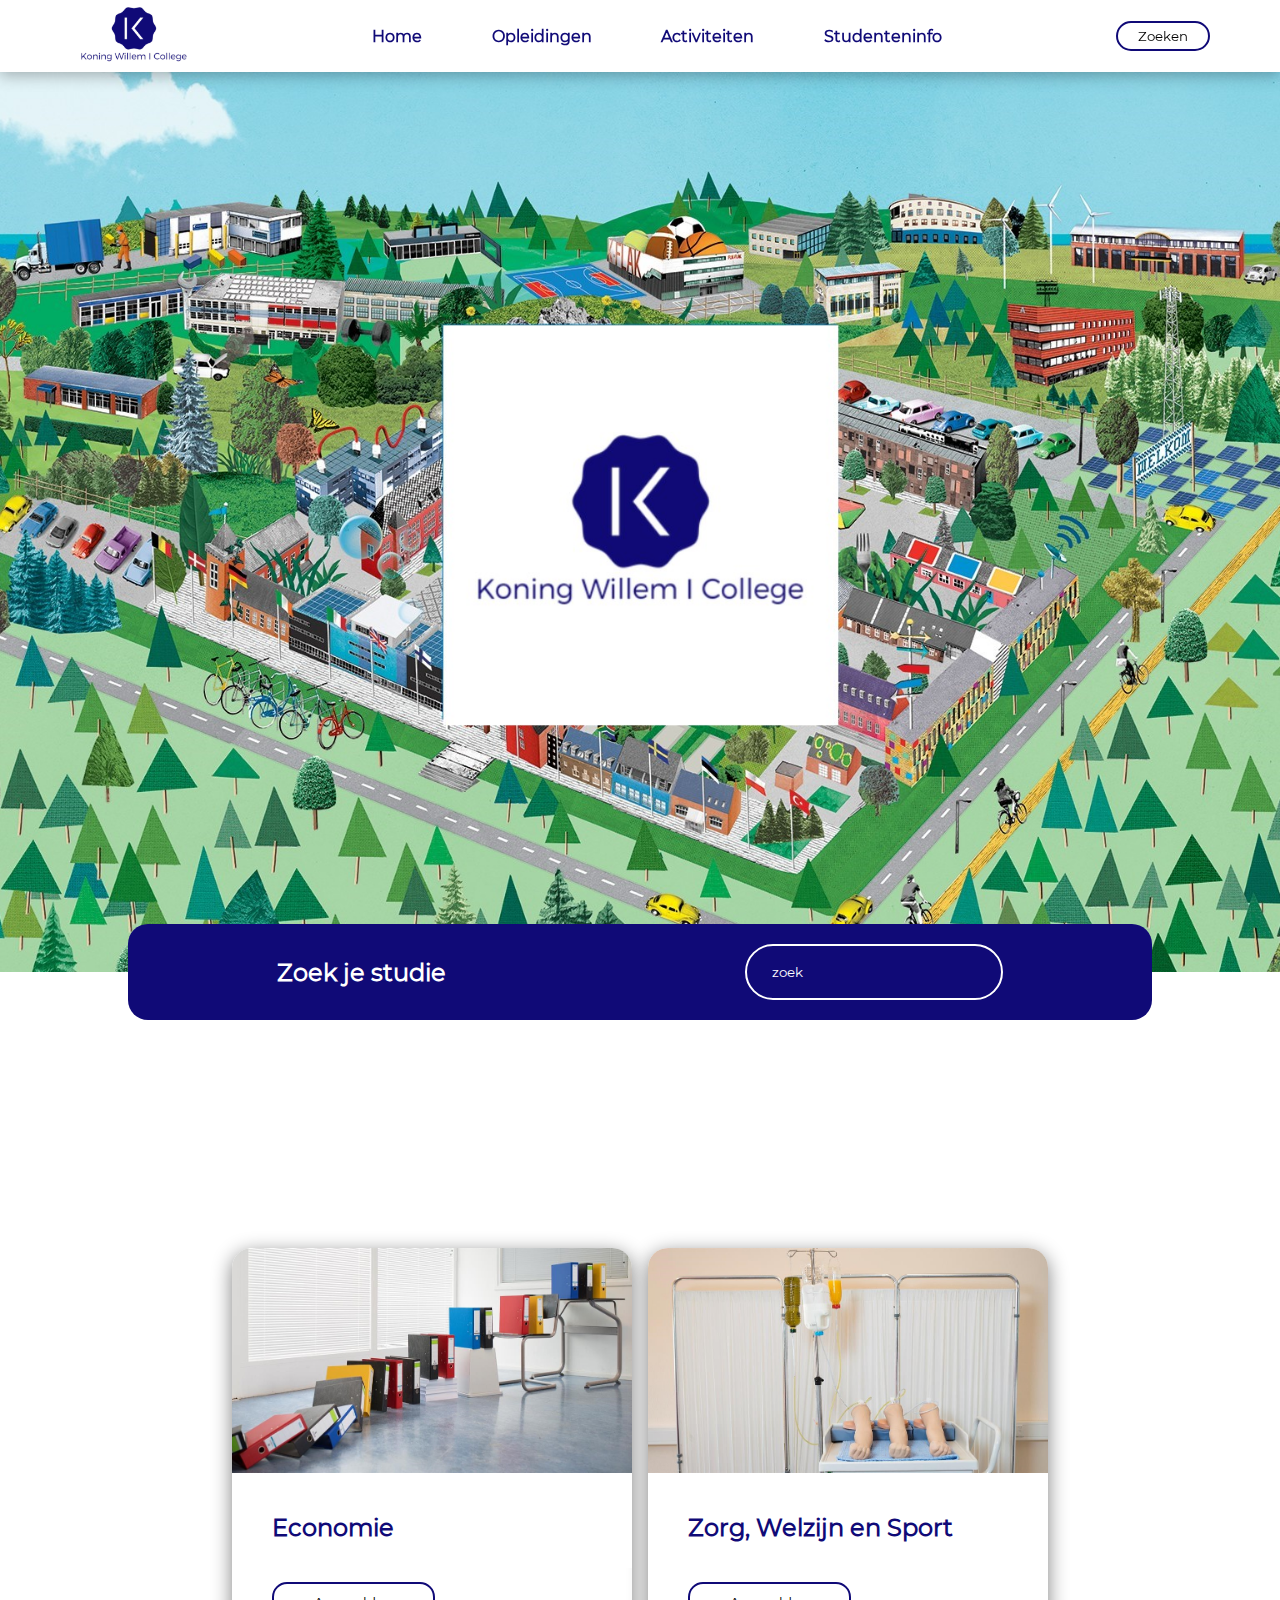
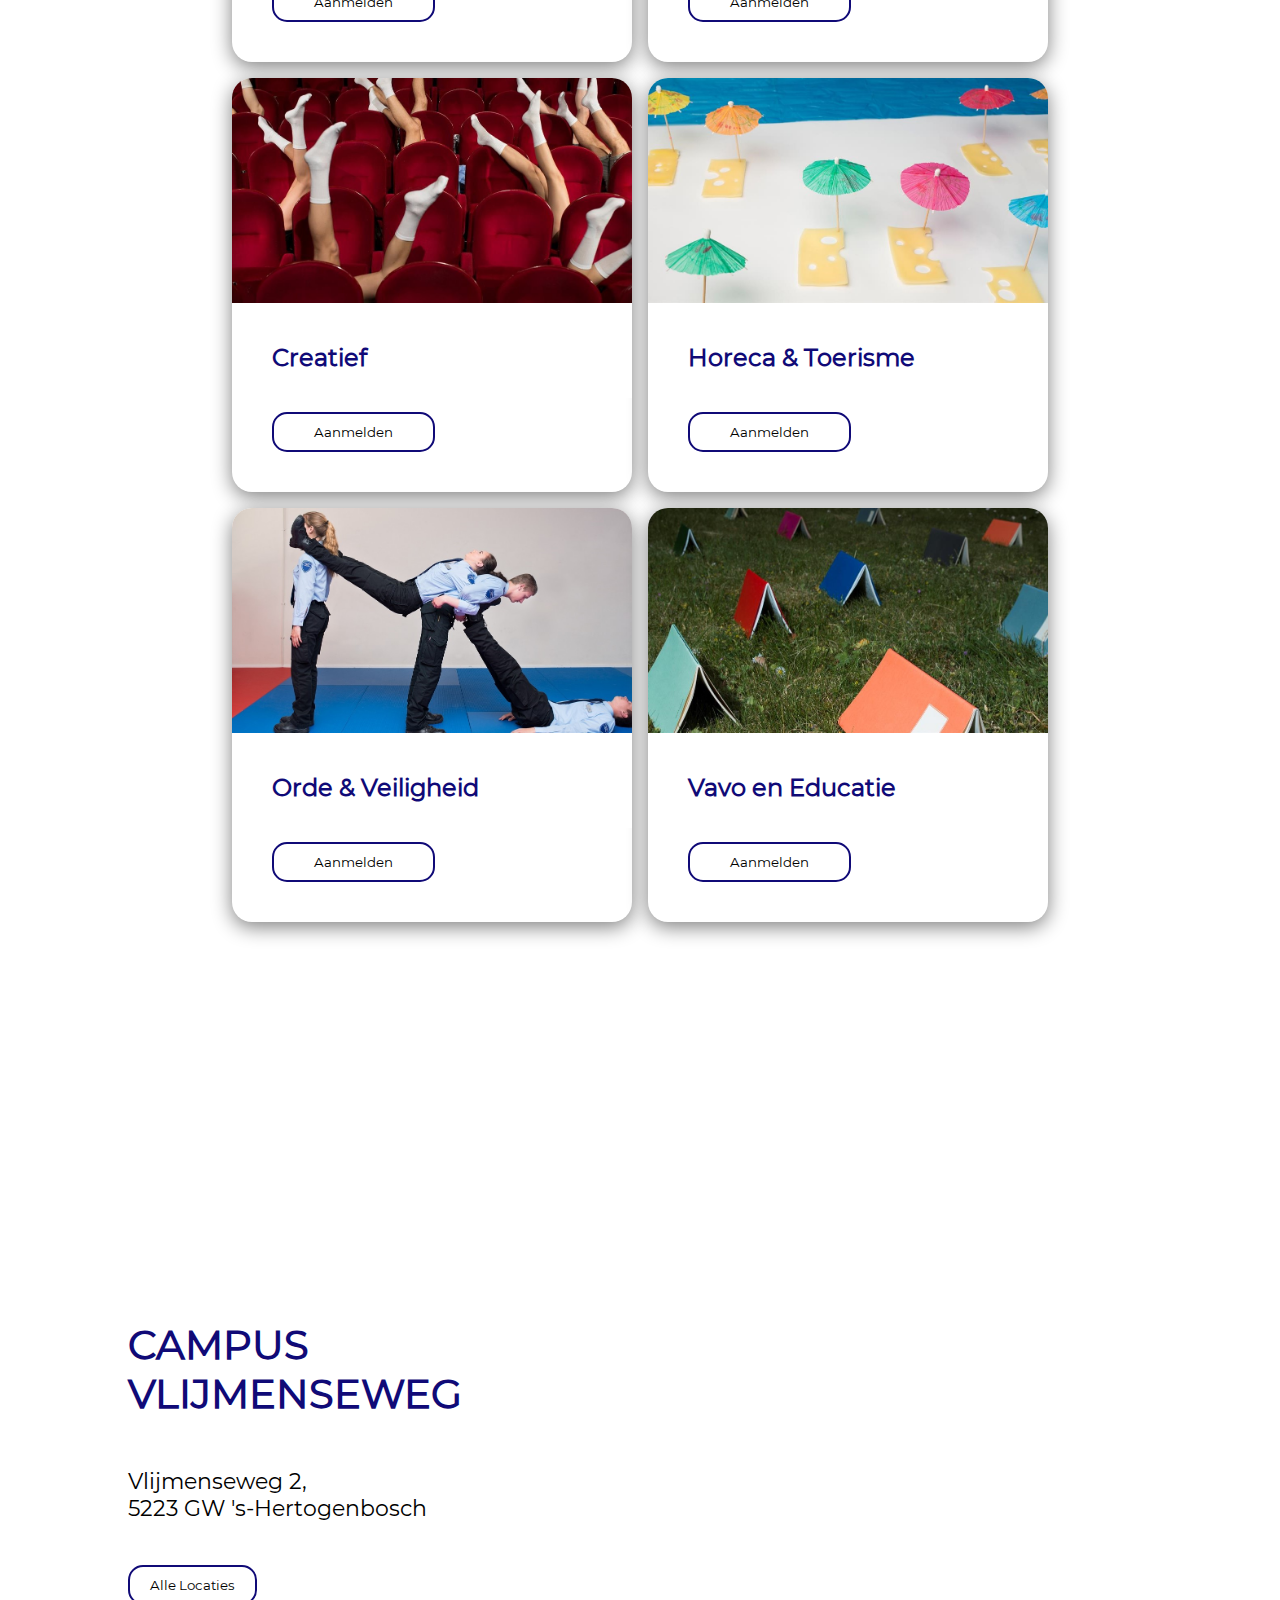
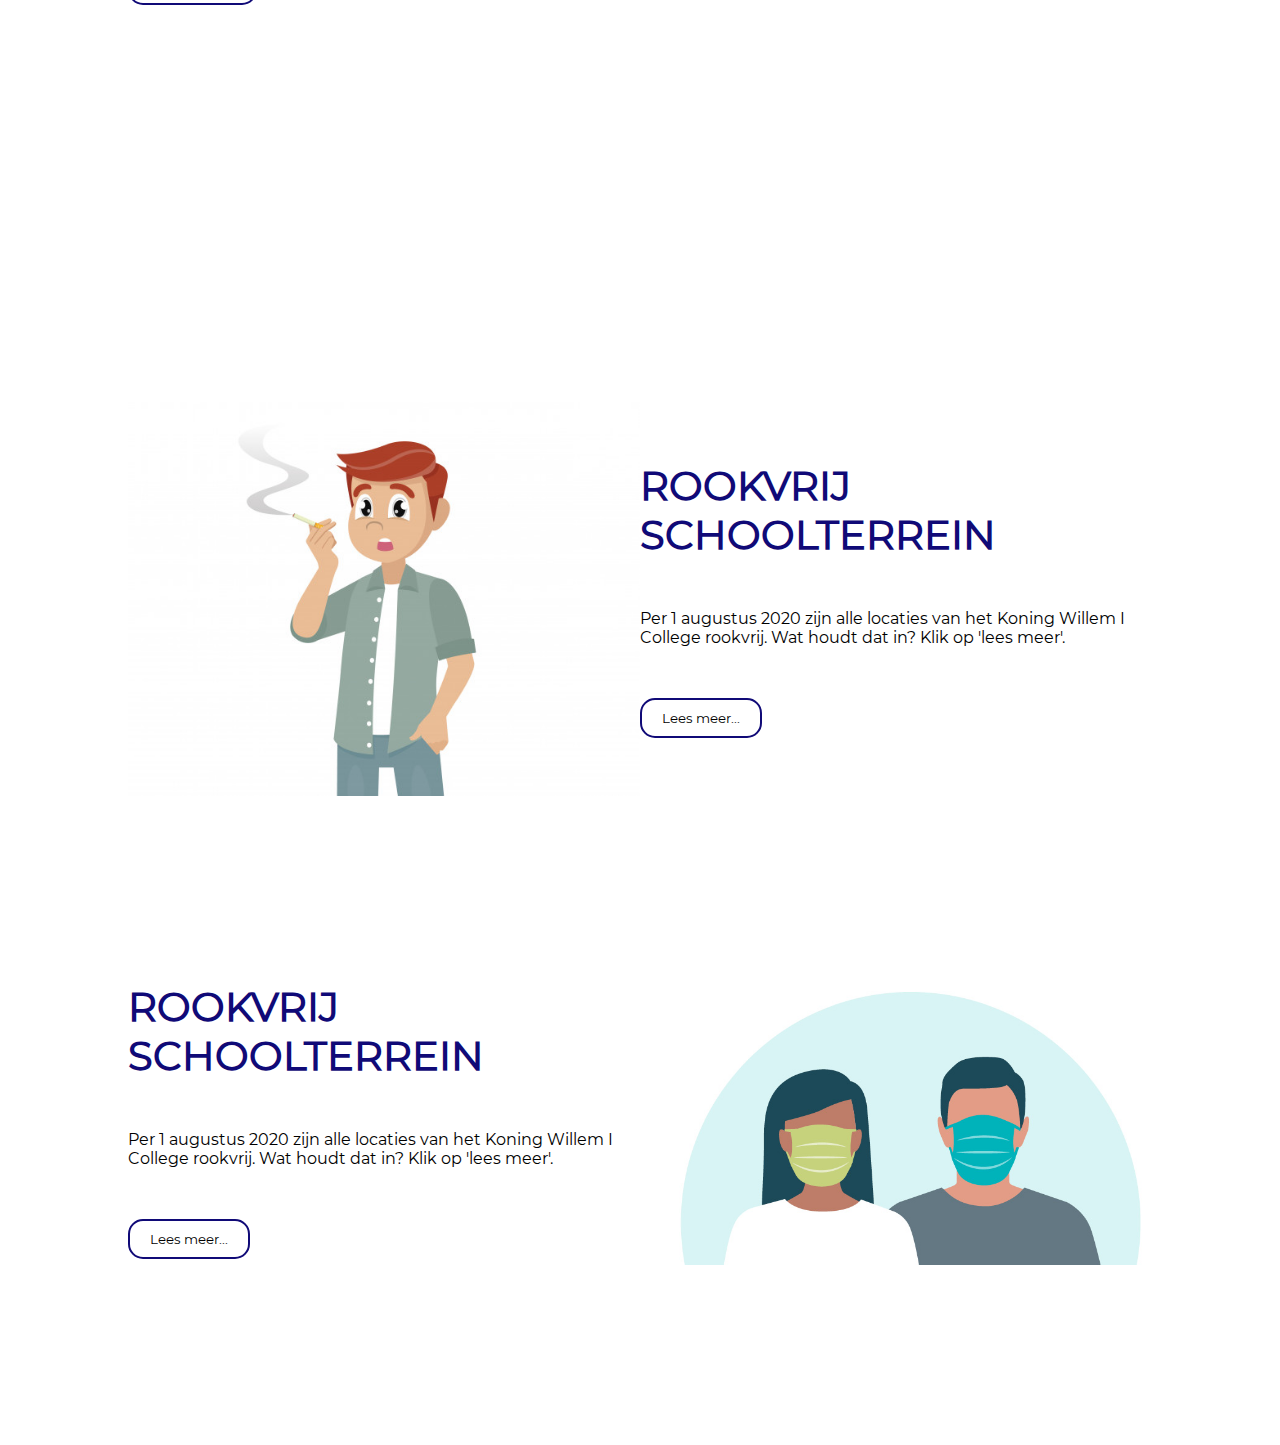
<file: index.html>
<!-- 
    Author: Mark Schuurmans
    Date: 19-11-2020

    Praktijkopdracht Periode 2
 -->

<!DOCTYPE html>
<html lang="en">
    <head>
        <meta charset="UTF-8" />
        <meta name="viewport" content="width=device-width, initial-scale=1.0" />
        <title>Taak 4</title>
        <link rel="stylesheet" href="styles/style.css" />
        <link rel="shortcut icon" href="images/favicon.ico" type="image/x-icon" />
        <!-- Import link voor MapBox -->
        <script src="https://api.mapbox.com/mapbox-gl-js/v1.12.0/mapbox-gl.js"></script>
        <link href="https://api.mapbox.com/mapbox-gl-js/v1.12.0/mapbox-gl.css" rel="stylesheet" />
        <script src="app.js" defer></script>
    </head>
    <body>
        <header>
            <nav>
                <img src="images/logo.png" />
                <ul>
                    <li><a href="index.html">Home</a></li>
                    <li><a href="https://www.kw1c.nl/opleidingen" target="_blank">Opleidingen</a></li>
                    <li><a href="https://www.kw1c.nl/activiteiten" target="_blank">Activiteiten</a></li>
                    <li><a href="https://www.kw1c.nl/studenteninfo" target="_blank">Studenteninfo</a></li>
                </ul>
                <a href="#searchbarscroll"><button>Zoeken</button></a>
            </nav>
        </header>

        <section>
            <div class="main-image"></div>
            <div class="search-bar" id="search">
                <h2>Zoek je studie</h2>
                <input type="text" placeholder="zoek" />
            </div>
        </section>
        <!-- een ontzichtbare container die op de juiste plek staat om er heen te gaan met de `zoeken` knop in de NavBar -->
        <div id="searchbarscroll"></div>

        <!-- Section voor een lijst van opleidingen -->
        <section>
            <div class="cards">
                <div class="domein">
                    <img src="images/domein_economie.jpg" alt="" />
                    <div class="domein-text">
                        <h2>Economie</h2>
                        <a href="https://www.kw1c.nl/aanmelden-en-start-schooljaar" target="_blank"><button>Aanmelden</button></a>
                    </div>
                </div>
                <div class="domein">
                    <img src="images/zorgwelzijn.jpg" alt="" />
                    <div class="domein-text">
                        <h2>Zorg, Welzijn en Sport</h2>
                        <a href="https://www.kw1c.nl/aanmelden-en-start-schooljaar" target="_blank"><button>Aanmelden</button></a>
                    </div>
                </div>
                <div class="domein">
                    <img src="images/creatief.jpg" alt="" />
                    <div class="domein-text">
                        <h2>Creatief</h2>
                        <a href="https://www.kw1c.nl/aanmelden-en-start-schooljaar" target="_blank"><button>Aanmelden</button></a>
                    </div>
                </div>
                <div class="domein">
                    <img src="images/horecatoerisme.jpg" alt="" />
                    <div class="domein-text">
                        <h2>Horeca & Toerisme</h2>
                        <a href="https://www.kw1c.nl/aanmelden-en-start-schooljaar" target="_blank"><button>Aanmelden</button></a>
                    </div>
                </div>
                <div class="domein">
                    <img src="images/veiligheid.jpg" alt="" />
                    <div class="domein-text">
                        <h2>Orde & Veiligheid</h2>
                        <a href="https://www.kw1c.nl/aanmelden-en-start-schooljaar" target="_blank"><button>Aanmelden</button></a>
                    </div>
                </div>
                <div class="domein">
                    <img src="images/educatie.jpg" alt="" />
                    <div class="domein-text">
                        <h2>Vavo en Educatie</h2>
                        <a href="https://www.kw1c.nl/aanmelden-en-start-schooljaar" target="_blank"><button>Aanmelden</button></a>
                    </div>
                </div>
            </div>
        </section>
        <section id="flex-section">
            <div class="location-info">
                <h2>CAMPUS VLIJMENSE­WEG</h2>
                <h3>
                    Vlijmenseweg 2, <br />
                    5223 GW 's-Hertogenbosch
                </h3>
                <a href="https://www.kw1c.nl/locaties" target="_blank"><button>Alle Locaties</button> </a>
            </div>
            <div id="map"></div>
        </section>
        <section id="flex-section">
            <img src="images/no-smoking.jpg" alt="no-smoking" />

            <div>
                <h2>ROOKVRIJ SCHOOLTERREIN</h2>
                <p>Per 1 augustus 2020 zijn alle locaties van het Koning Willem I College rookvrij. Wat houdt dat in? Klik op 'lees meer'.</p>
                <a href="https://www.kw1c.nl/rookvrij-schoolterrein" target="_blank">
                    <button>Lees meer...</button>
                </a>
            </div>
        </section>
        <section id="flex-section">
            <div>
                <h2>ROOKVRIJ SCHOOLTERREIN</h2>
                <p>Per 1 augustus 2020 zijn alle locaties van het Koning Willem I College rookvrij. Wat houdt dat in? Klik op 'lees meer'.</p>
                <a href="https://www.kw1c.nl/rookvrij-schoolterrein" target="_blank">
                    <button>Lees meer...</button>
                </a>
            </div>
            <img src="images/mask.jpg" alt="mask" />
        </section>
    </body>
</html>
</file>
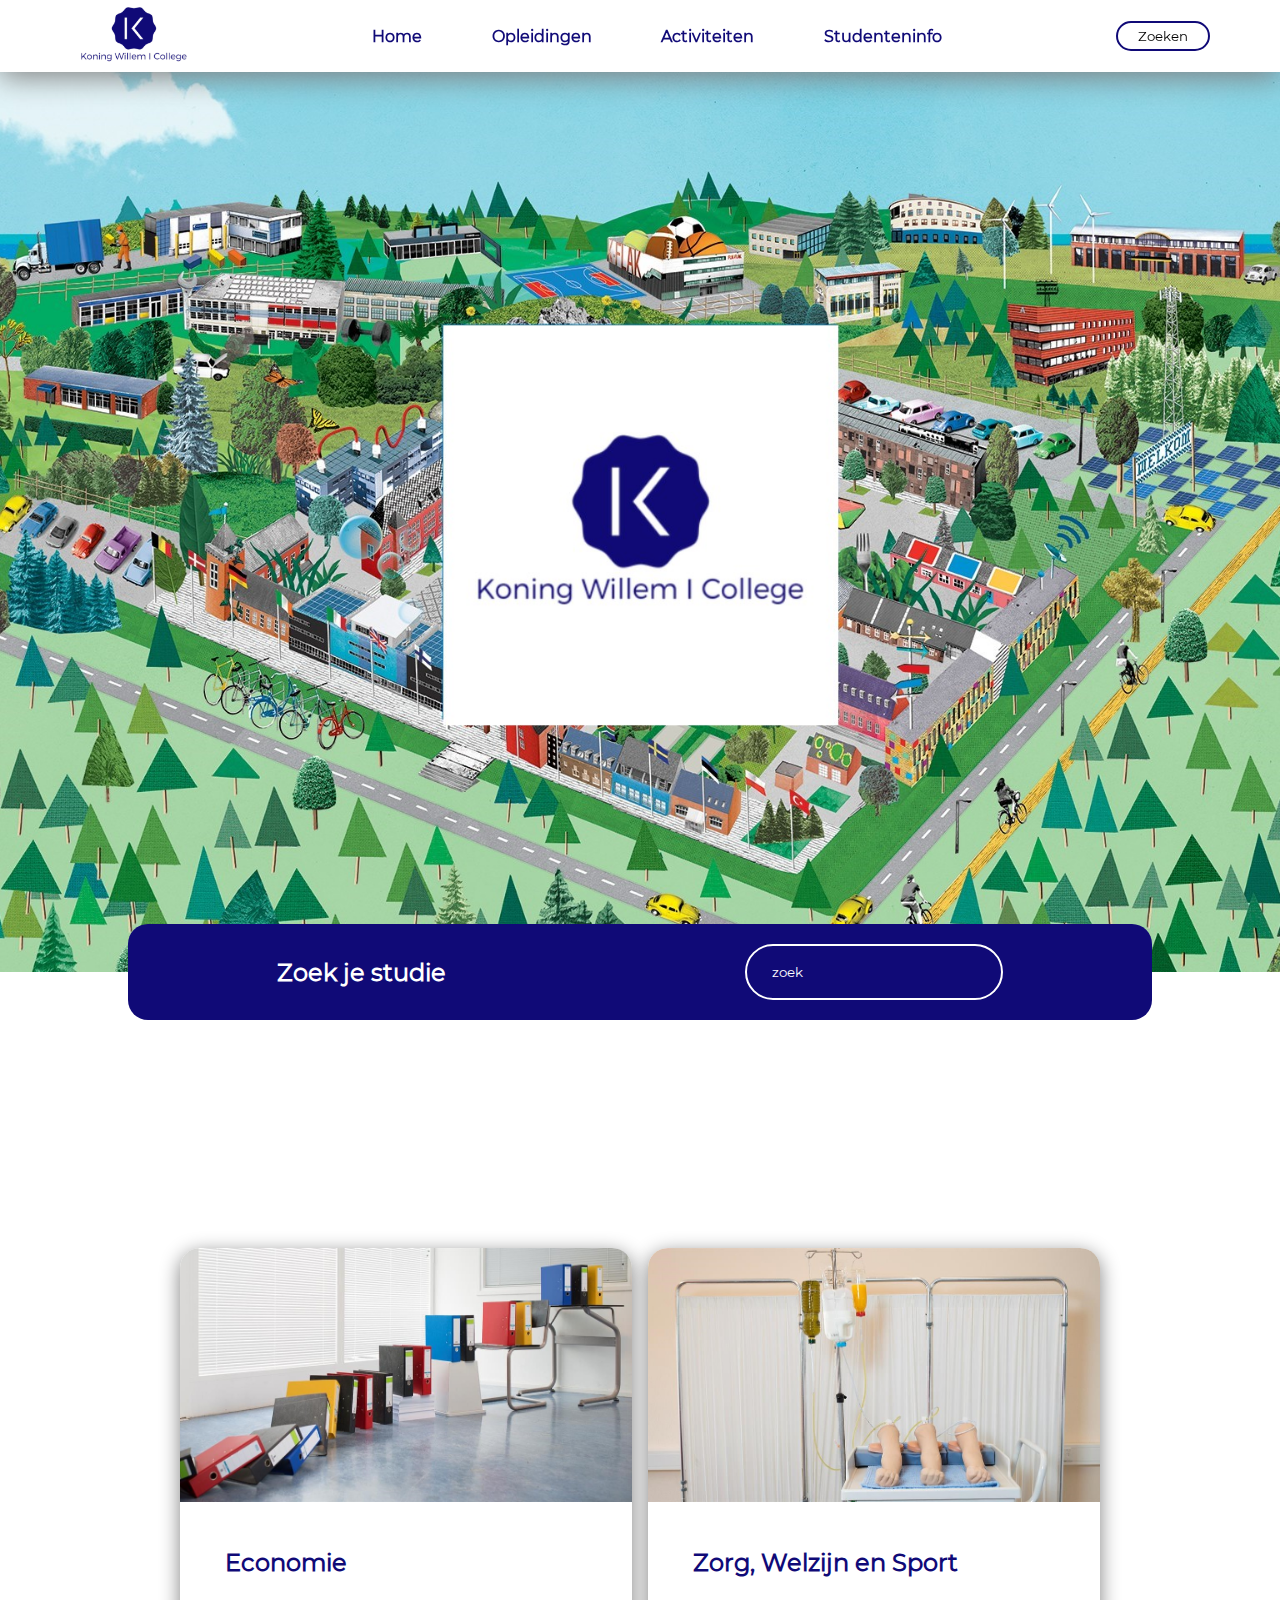
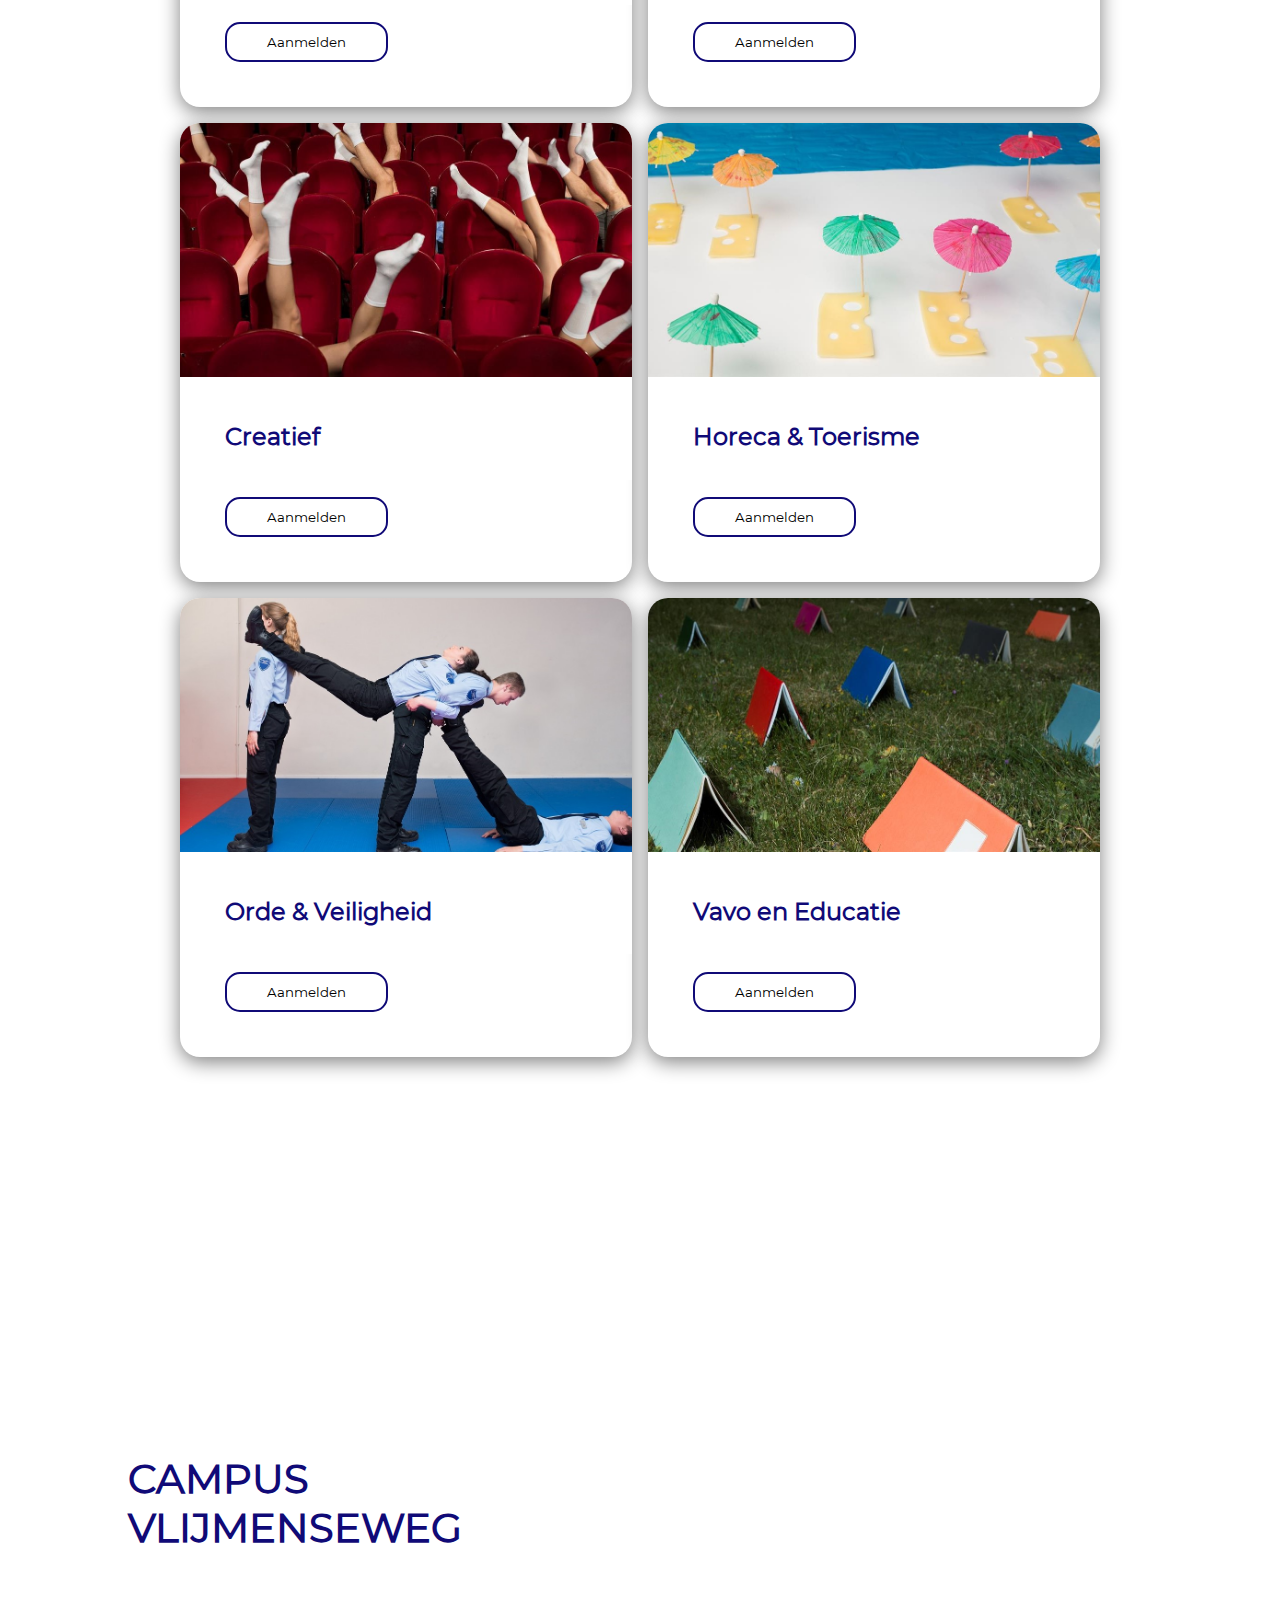
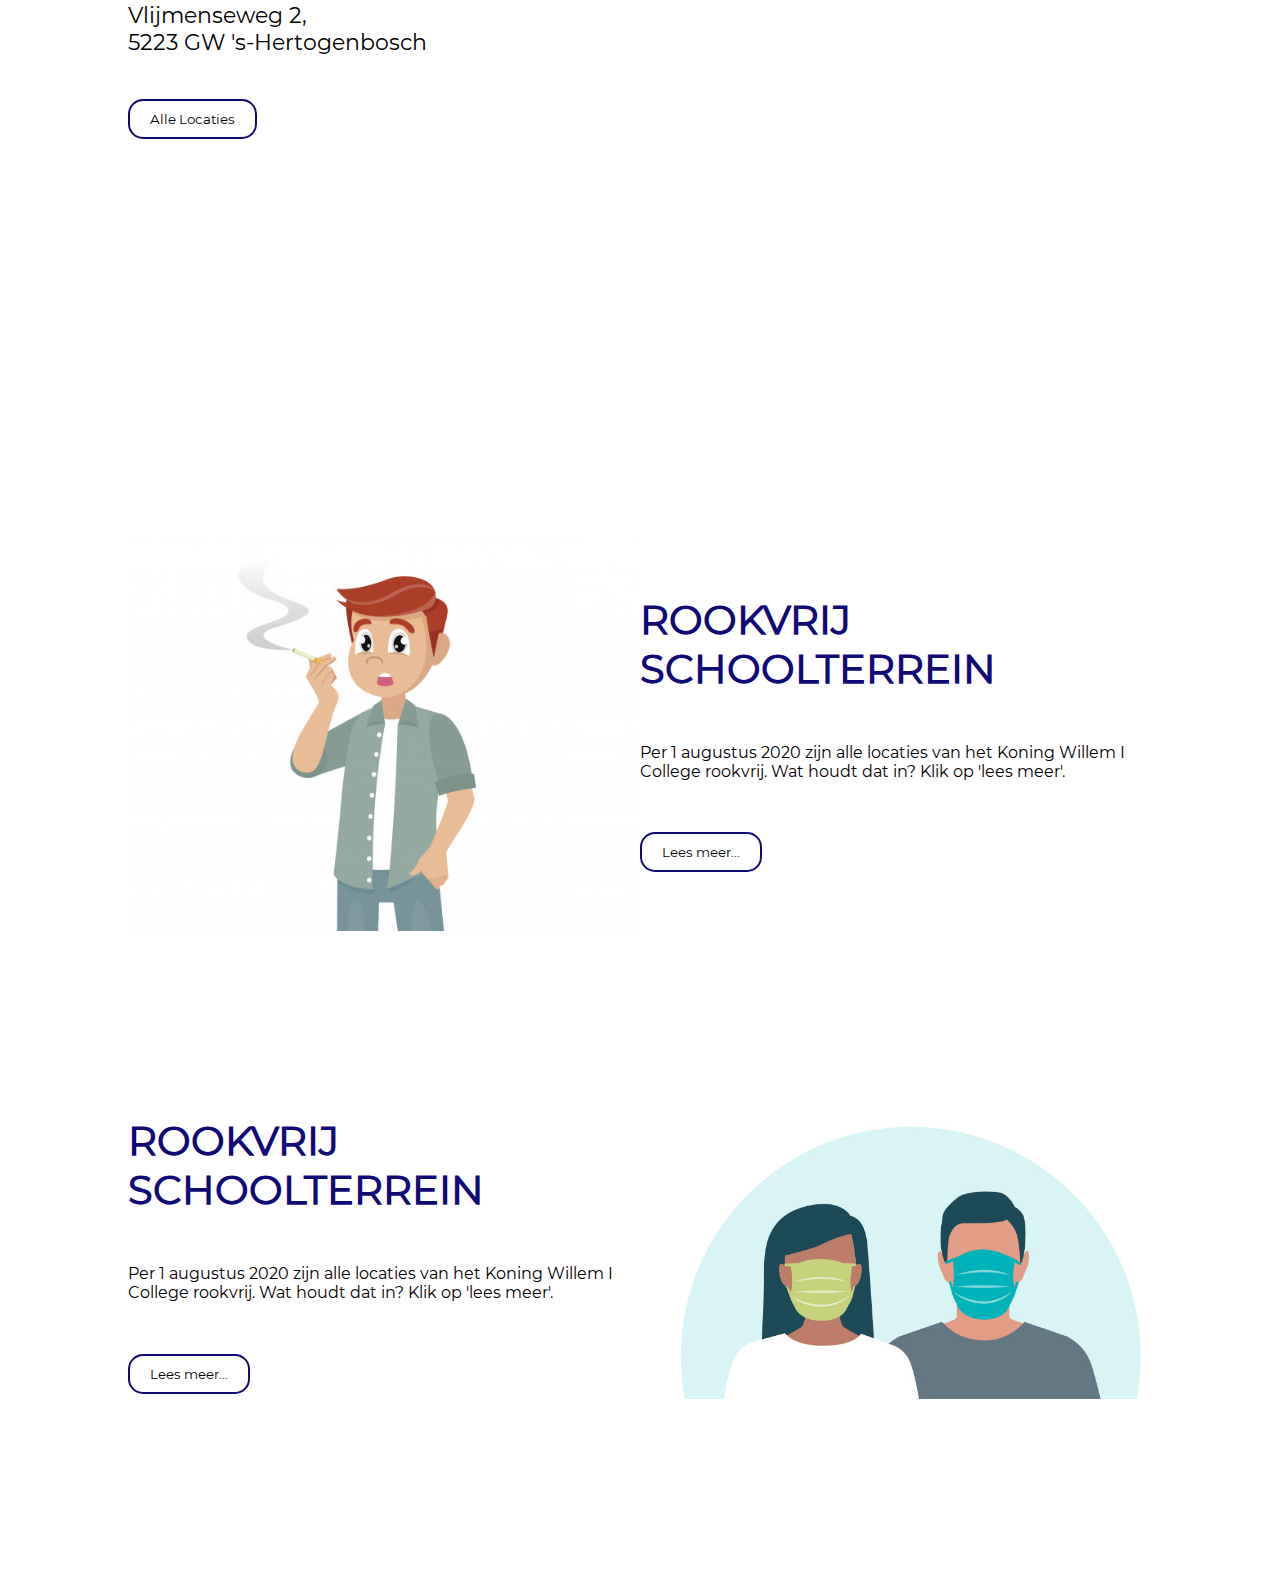
<file: Website/index.html>
<!-- 
    Author: Mark Schuurmans
    Date: 19-11-2020

    Praktijkopdracht Periode 2
 -->

<!DOCTYPE html>
<html lang="en">
    <head>
        <meta charset="UTF-8" />
        <meta name="viewport" content="width=device-width, initial-scale=1.0" />
        <title>Taak 4</title>
        <link rel="stylesheet" href="styles/style.css" />

        <!-- Import link voor MapBox -->
        <script src="https://api.mapbox.com/mapbox-gl-js/v1.12.0/mapbox-gl.js"></script>
        <link href="https://api.mapbox.com/mapbox-gl-js/v1.12.0/mapbox-gl.css" rel="stylesheet" />
        <script src="app.js" defer></script>
    </head>
    <body>
        <header>
            <nav>
                <img src="images/logo.png" />
                <ul>
                    <li><a href="index.html">Home</a></li>
                    <li><a href="https://www.kw1c.nl/opleidingen" target="_blank">Opleidingen</a></li>
                    <li><a href="https://www.kw1c.nl/activiteiten" target="_blank">Activiteiten</a></li>
                    <li><a href="https://www.kw1c.nl/studenteninfo" target="_blank">Studenteninfo</a></li>
                </ul>
                <a href="#searchbarscroll"><button>Zoeken</button></a>
            </nav>
        </header>

        <section>
            <div class="main-image"></div>
            <div class="search-bar" id="search">
                <h2>Zoek je studie</h2>
                <input type="text" placeholder="zoek" />
            </div>
        </section>
        <!-- een ontzichtbare container die op de juiste plek staat om er heen te gaan met de `zoeken` knop in de NavBar -->
        <div id="searchbarscroll"></div>

        <!-- Section voor een lijst van opleidingen -->
        <section>
            <div class="cards">
                <div class="domein">
                    <img src="images/domein_economie.jpg" alt="" />
                    <div class="domein-text">
                        <h2>Economie</h2>
                        <a href="https://www.kw1c.nl/aanmelden-en-start-schooljaar" target="_blank"><button>Aanmelden</button></a>
                    </div>
                </div>
                <div class="domein">
                    <img src="images/zorgwelzijn.jpg" alt="" />
                    <div class="domein-text">
                        <h2>Zorg, Welzijn en Sport</h2>
                        <a href="https://www.kw1c.nl/aanmelden-en-start-schooljaar" target="_blank"><button>Aanmelden</button></a>
                    </div>
                </div>
                <div class="domein">
                    <img src="images/creatief.jpg" alt="" />
                    <div class="domein-text">
                        <h2>Creatief</h2>
                        <a href="https://www.kw1c.nl/aanmelden-en-start-schooljaar" target="_blank"><button>Aanmelden</button></a>
                    </div>
                </div>
                <div class="domein">
                    <img src="images/horecatoerisme.jpg" alt="" />
                    <div class="domein-text">
                        <h2>Horeca & Toerisme</h2>
                        <a href="https://www.kw1c.nl/aanmelden-en-start-schooljaar" target="_blank"><button>Aanmelden</button></a>
                    </div>
                </div>
                <div class="domein">
                    <img src="images/veiligheid.jpg" alt="" />
                    <div class="domein-text">
                        <h2>Orde & Veiligheid</h2>
                        <a href="https://www.kw1c.nl/aanmelden-en-start-schooljaar" target="_blank"><button>Aanmelden</button></a>
                    </div>
                </div>
                <div class="domein">
                    <img src="images/educatie.jpg" alt="" />
                    <div class="domein-text">
                        <h2>Vavo en Educatie</h2>
                        <a href="https://www.kw1c.nl/aanmelden-en-start-schooljaar" target="_blank"><button>Aanmelden</button></a>
                    </div>
                </div>
            </div>
        </section>
        <section id="flex-section">
            <div class="location-info">
                <h2>CAMPUS VLIJMENSE­WEG</h2>
                <h3>
                    Vlijmenseweg 2, <br />
                    5223 GW 's-Hertogenbosch
                </h3>
                <a href="https://www.kw1c.nl/locaties" target="_blank"><button>Alle Locaties</button> </a>
            </div>
            <div id="map"></div>
        </section>
        <section id="flex-section">
            <img src="images/no-smoking.jpg" alt="no-smoking" />

            <div>
                <h2>ROOKVRIJ SCHOOLTERREIN</h2>
                <p>Per 1 augustus 2020 zijn alle locaties van het Koning Willem I College rookvrij. Wat houdt dat in? Klik op 'lees meer'.</p>
                <a href="https://www.kw1c.nl/rookvrij-schoolterrein" target="_blank">
                    <button>Lees meer...</button>
                </a>
            </div>
        </section>
        <section id="flex-section">
            <div>
                <h2>ROOKVRIJ SCHOOLTERREIN</h2>
                <p>Per 1 augustus 2020 zijn alle locaties van het Koning Willem I College rookvrij. Wat houdt dat in? Klik op 'lees meer'.</p>
                <a href="https://www.kw1c.nl/rookvrij-schoolterrein" target="_blank">
                    <button>Lees meer...</button>
                </a>
            </div>
            <img src="images/mask.jpg" alt="mask" />
        </section>
    </body>
</html>
</file>
<file: styles/style.css>
/* 
    Author: Mark Schuurmans
    Date: 19-11-2020

    Praktijkopdracht Periode 2
*/

@font-face {
    font-family: "Montserrat";
    src: url("../fonts/Montserrat-Regular.ttf");
}

/* Variables voor de standaard kleuren */
:root {
    --primiry-color: #100a77;
}

/* Veranderd de tekst en achtergrondkleur wanneer de gebruiker deze selecteerd */
*::selection {
    color: white;
    background-color: var(--primiry-color);
}

/* Verwijderen van default margin en padding die de browser meegeeft */
* {
    margin: 0;
    padding: 0;
    font-family: "Montserrat", Helvetica, sans-serif;
}

/* Default button styling */
button {
    transition: all 0.5s ease;
    border: 2px var(--primiry-color) solid;
    font-weight: 300;
    background-color: #fff;
    cursor: pointer;
    border-radius: 15px;
}

button:hover {
    background-color: var(--primiry-color);
    color: white;
    border: 2px var(--primiry-color) solid;
}

/* Nav Bar Styling */
header {
    background-color: white;
    position: sticky;
    top: 0;
    left: 0;
    /* Zet de header op de voorgrond */
    z-index: 10;
    box-shadow: 0px 3px 15px rgba(0, 0, 0, 0.3);
}

nav {
    display: flex;
    /* Verdeeld de witruimte in vlaken rondom alle elementen in de NAV */
    justify-content: space-around;
    align-items: center;
}

nav img {
    width: 10%;
}

nav button {
    border: 2px var(--primiry-color) solid;
    background-color: white;
    padding: 5px 20px;
    border-radius: 15px;
    cursor: pointer;
}

ul {
    display: flex;
    justify-content: space-around;
    width: 50%;
}

li,
li a {
    list-style: none;
    text-decoration: none;
    color: var(--primiry-color);
    font-weight: bold;
}

/* Main achtergrond afbeelding en zoekbalk styling */
header + section {
    flex-direction: column;
}

.main-image {
    background-image: url("../images/background.jpg");
    width: auto;
    height: 100vh;
    background-repeat: no-repeat;
    background-size: cover;
    background-position: center;
}

/* Het plaatsen van een ontzichtbare container die op de juiste plek staat om er heen te gaan met de `zoeken` knop in de NavBar */
#searchbarscroll {
    position: absolute;
    top: 60vh;
    height: 1vh;
}

.search-bar {
    background-color: #100a77;
    width: 80%;
    display: flex;
    justify-content: space-around;
    align-items: center;
    align-self: center;
    /* Verplaats search-bar zonder de rest te verplaatsen */
    transform: translate(0%, -50%);
    /* Zorgt voor ronde hoeken */
    border-radius: 20px;
    padding: 20px 0px;
    color: white;
}
.search-bar input::placeholder {
    color: white;
}

/* verwijderd de outline/border wanneer de gebruiker aan het typen is  */
.search-bar input:focus {
    outline: none;
}

.search-bar input {
    background-color: var(--primiry-color);
    padding: 2vh 2vw;
    color: white;
    border-radius: 100px;
    border: 2px white solid;
}
section {
    display: flex;
    justify-content: center;
}

/* Domein sectie */
.cards {
    display: flex;
    justify-content: center;
    flex-wrap: wrap;
    gap: 1rem;
    /* totale breedte van .cards container zodat die niet tegen de kant aan staat */
    width: 80%;
    margin: 20vh auto;
}

.domein {
    flex: 0 1 400px;
    background-color: white;
    box-shadow: 0px 5px 20px grey;
    overflow: hidden;
    /* Display grid zodat overflow hidden werkt ivm grootte van de breedte */
    display: grid;
    border-radius: 20px;
}

.domein-text {
    height: 50%;
    width: 100%;
    background: white;
    z-index: 5;
}
.domein-text h2 {
    margin: 10% 0 0 10%;
    color: var(--primiry-color);
}

.domein button {
    padding: 10px 40px;
    margin: 10% 40% 10% 10%;
    border-radius: 15px;
}

.domein img {
    width: 100%;
    /* zorgt ervoor dat transitions op alle elementen 0.3 seconden duren met de vorm ease-out */
    transition: all 0.5s ease-out;
}

.domein img:hover {
    /* Maakt de afbeelding groter als je eroverheen hovered */
    transform: scale(1.1) rotate(3deg);
}

/* Locatie sectie */
#flex-section {
    display: flex;
    margin: auto;
    margin-bottom: 20vh;
    align-items: center;
    justify-content: space-between;
    width: 80%;
}

#flex-section img {
    width: 50%;
}

#flex-section h2 {
    color: var(--primiry-color);
    font-weight: 700;
    font-size: 40px;
    margin-bottom: 50px;
}

#flex-section button {
    padding: 10px 20px;
    margin-top: 10%;
}

#flex-section h3 {
    font-weight: 100;
    font-size: 22px;
}

#map {
    width: 80vh;
    height: 80vh;
    border-radius: 30px;
}

@media screen and (max-width: 1200px) {
    #flex-section {
        display: flex;
        flex-direction: column;
        align-items: center;
        justify-content: center;
        width: 90%;
    }
    #flex-section div {
        text-align: center;
        width: 70%;
        margin: 0;
        padding: 0;
    }
    #flex-section h2,
    #flex-section p {
        margin: 0;
        padding: 0;
    }

    #flex-section button {
        margin-bottom: 50px;
    }
    nav ul {
        flex-direction: column;
    }
    nav ul li {
        text-align: center;
    }
}
</file>
<file: Website/styles/style.css>
/* 
    Author: Mark Schuurmans
    Date: 19-11-2020

    Praktijkopdracht Periode 2
*/

@font-face {
    font-family: "Montserrat";
    src: url("../fonts/Montserrat-Regular.ttf");
}

/* Variables voor de standaard kleuren */
:root {
    --primiry-color: #100a77;
}

/* Verwijderd scrollbar op X axis */
body {
    margin-bottom: 100px;
}

/* Veranderd de tekst en achtergrondkleur wanneer de gebruiker deze selecteerd */
*::selection {
    color: white;
    background-color: var(--primiry-color);
}

/* Verwijderen van default margin en padding die de browser meegeeft */
* {
    margin: 0;
    padding: 0;
    font-family: "Montserrat", Helvetica, sans-serif;
}

/* Default button styling */
button {
    transition: all 0.5s ease;
    border: 2px var(--primiry-color) solid;
    font-weight: 300;
    background-color: #fff;
    cursor: pointer;
    border-radius: 15px;
}

button:hover {
    background-color: var(--primiry-color);
    color: white;
    border: 2px var(--primiry-color) solid;
}

/* Nav Bar Styling */
header {
    background-color: white;
    position: sticky;
    top: 0px;
    /* Zet de header op de voorgrond */
    z-index: 10;
    box-shadow: 0px 5px 30px grey;
}

nav {
    display: flex;
    /* Verdeeld de witruimte in vlaken rondom alle elementen in de NAV */
    justify-content: space-around;
    align-items: center;
}

nav img {
    width: 10%;
}

nav button {
    border: 2px var(--primiry-color) solid;
    background-color: white;
    padding: 5px 20px;
    border-radius: 15px;
    cursor: pointer;
}

ul {
    display: flex;
    justify-content: space-around;
    width: 50%;
}

li,
li a {
    list-style: none;
    text-decoration: none;
    color: var(--primiry-color);
    font-weight: bold;
}

/* Main achtergrond afbeelding en zoekbalk styling */
header + section {
    flex-direction: column;
}

.main-image {
    background-image: url("../images/background.jpg");
    width: auto;
    height: 100vh;
    background-repeat: no-repeat;
    background-size: cover;
    background-position: center;
}

/* Het plaatsen van een ontzichtbare container die op de juiste plek staat om er heen te gaan met de `zoeken` knop in de NavBar */
#searchbarscroll {
    position: absolute;
    top: 60vh;
    height: 1vh;
}

.search-bar {
    background-color: #100a77;
    width: 80%;
    display: flex;
    justify-content: space-around;
    align-items: center;
    align-self: center;
    /* Verplaats search-bar zonder de rest te verplaatsen */
    transform: translate(0%, -50%);
    /* Zorgt voor ronde hoeken */
    border-radius: 20px;
    padding: 20px 0px;
    color: white;
}
.search-bar input::placeholder {
    color: white;
}

/* verwijderd de outline/border wanneer de gebruiker aan het typen is  */
.search-bar input:focus {
    outline: none;
}

.search-bar input {
    background-color: var(--primiry-color);
    padding: 2vh 2vw;
    color: white;
    border-radius: 100px;
    border: 2px white solid;
}
section {
    display: flex;
    justify-content: center;
}

/* Domein sectie */
.cards {
    display: grid;
    /*
    repeat(auto-fit, minmax(300px, 1fr)) dit betekend dat de browser automatisch de grootte van de div aanpast van een minimale grootte 
    van 400px en een maximale grootte van 1fr (1 friction, de hele grootte van het parent element)

    Auto-fit werkt hetzelfde als auto-fill alleen generate Auto-fit geen grid columons of rows als er geen content over is (dit is makkelijk te zien met een fueture in mozilla firefox browser)
    */
    grid-template-columns: repeat(auto-fit, minmax(300px, 1fr));
    /* Ruimte tussen de child elements van .cards container */
    grid-gap: 1rem;
    /* totale breedte van .cards container zodat die niet tegen de kant aan staat */
    width: 80%;
    margin: 20vh;
}

.domein {
    background-color: white;
    box-shadow: 0px 5px 20px grey;
    overflow: hidden;
    /* Display grid zodat overflow hidden werkt ivm grootte van de breedte */
    display: grid;
    border-radius: 20px;
}

.domein-text {
    height: 50%;
    width: 100%;
    background: white;
    z-index: 5;
}
.domein-text h2 {
    margin: 10% 0 0 10%;
    color: var(--primiry-color);
}

.domein button {
    padding: 10px 40px;
    margin: 10% 40% 10% 10%;
    border-radius: 15px;
}

.domein img {
    width: 100%;
    /* zorgt ervoor dat transitions op alle elementen 0.3 seconden duren met de vorm ease-out */
    transition: all 0.5s ease-out;
}

.domein img:hover {
    /* Maakt de afbeelding groter als je eroverheen hovered */
    transform: scale(1.2);
}

/* Locatie sectie */
#flex-section {
    display: flex;
    margin: auto;
    margin-bottom: 20vh;
    align-items: center;
    justify-content: space-between;
    width: 80%;
}

#flex-section img {
    width: 50%;
}

#flex-section h2 {
    color: var(--primiry-color);
    font-weight: 700;
    font-size: 40px;
    margin-bottom: 50px;
}

#flex-section button {
    padding: 10px 20px;
    margin-top: 10%;
}

#flex-section h3 {
    font-weight: 100;
    font-size: 22px;
}

#map {
    width: 80vh;
    height: 80vh;
    border-radius: 30px;
}

@media screen and (max-width: 1200px) {
    #flex-section {
        display: flex;
        flex-direction: column;
        align-items: center;
        justify-content: center;
        width: 90%;
    }
    #flex-section div {
        text-align: center;
        width: 70%;
        margin: 0;
        padding: 0;
    }
    #flex-section h2,
    #flex-section p {
        margin: 0;
        padding: 0;
    }

    #flex-section button {
        margin-bottom: 50px;
    }
    nav ul {
        flex-direction: column;
    }
    nav ul li {
        text-align: center;
    }
}
</file>
